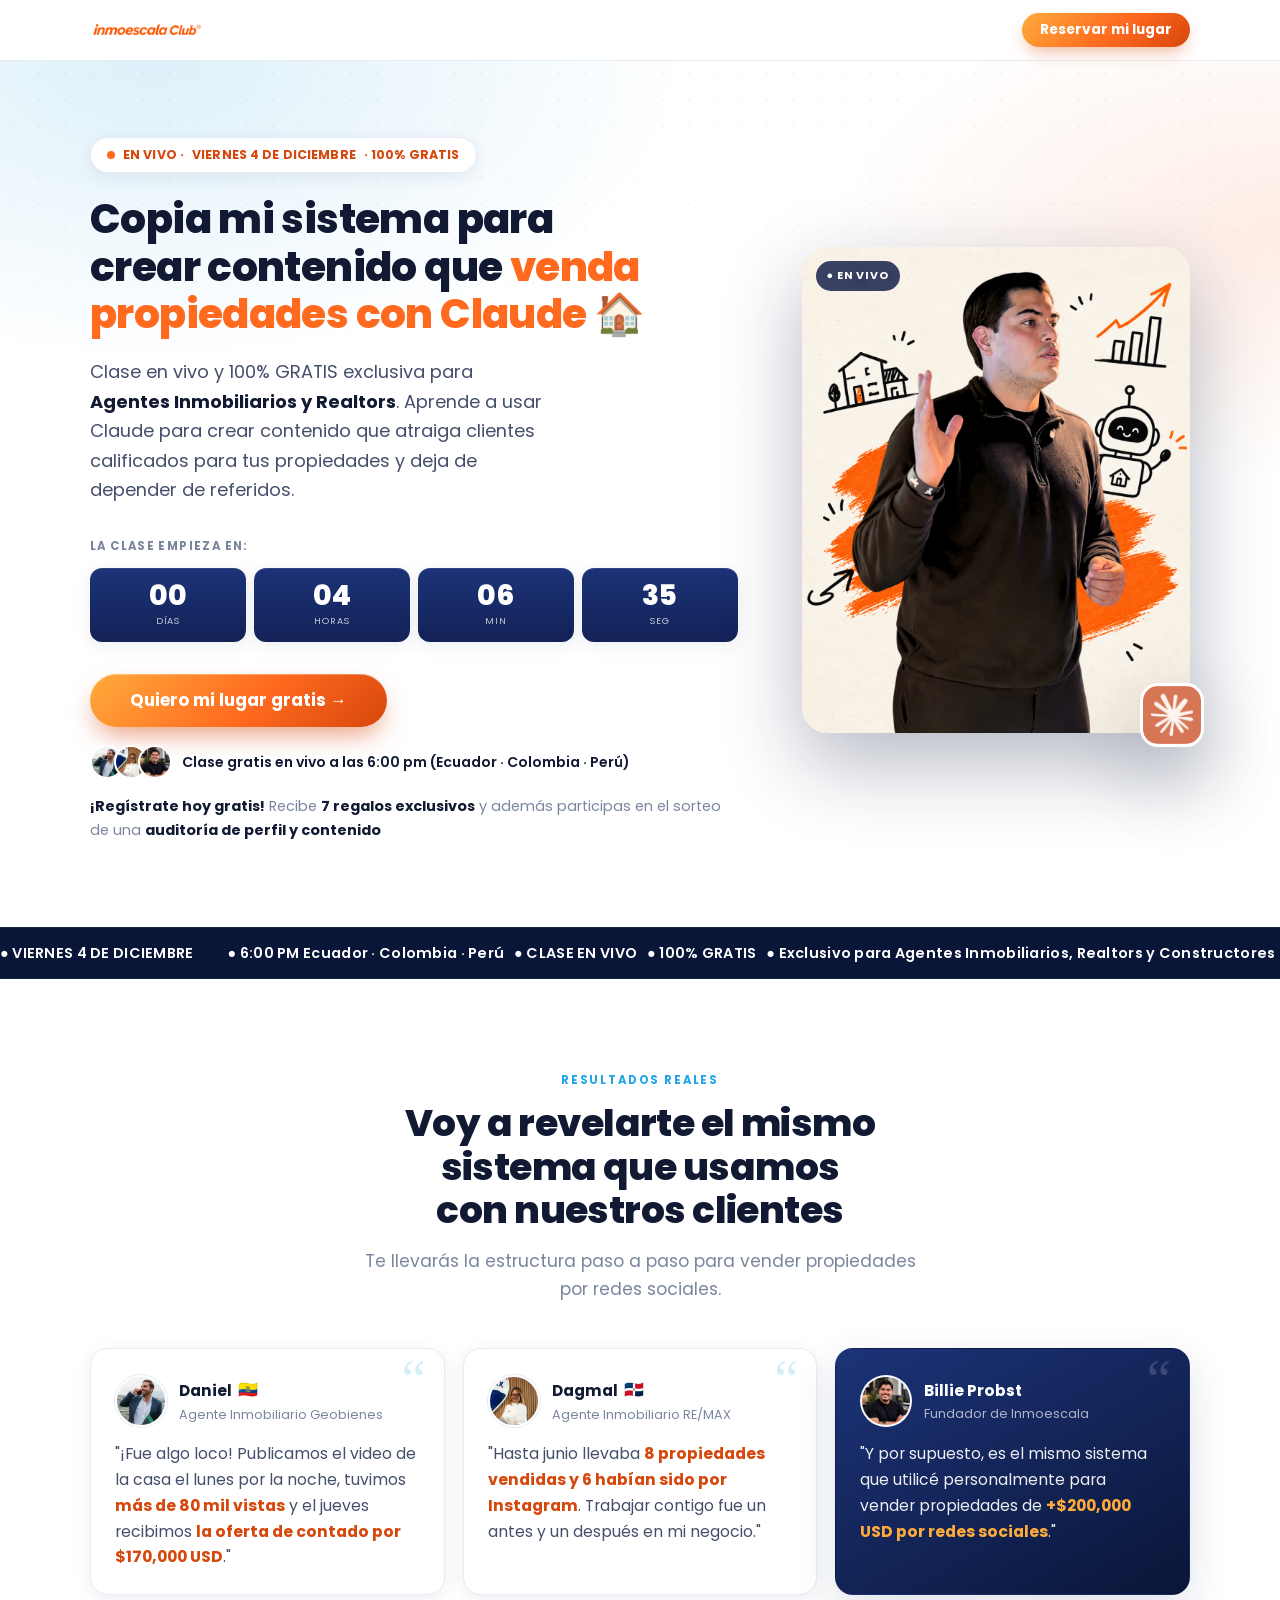
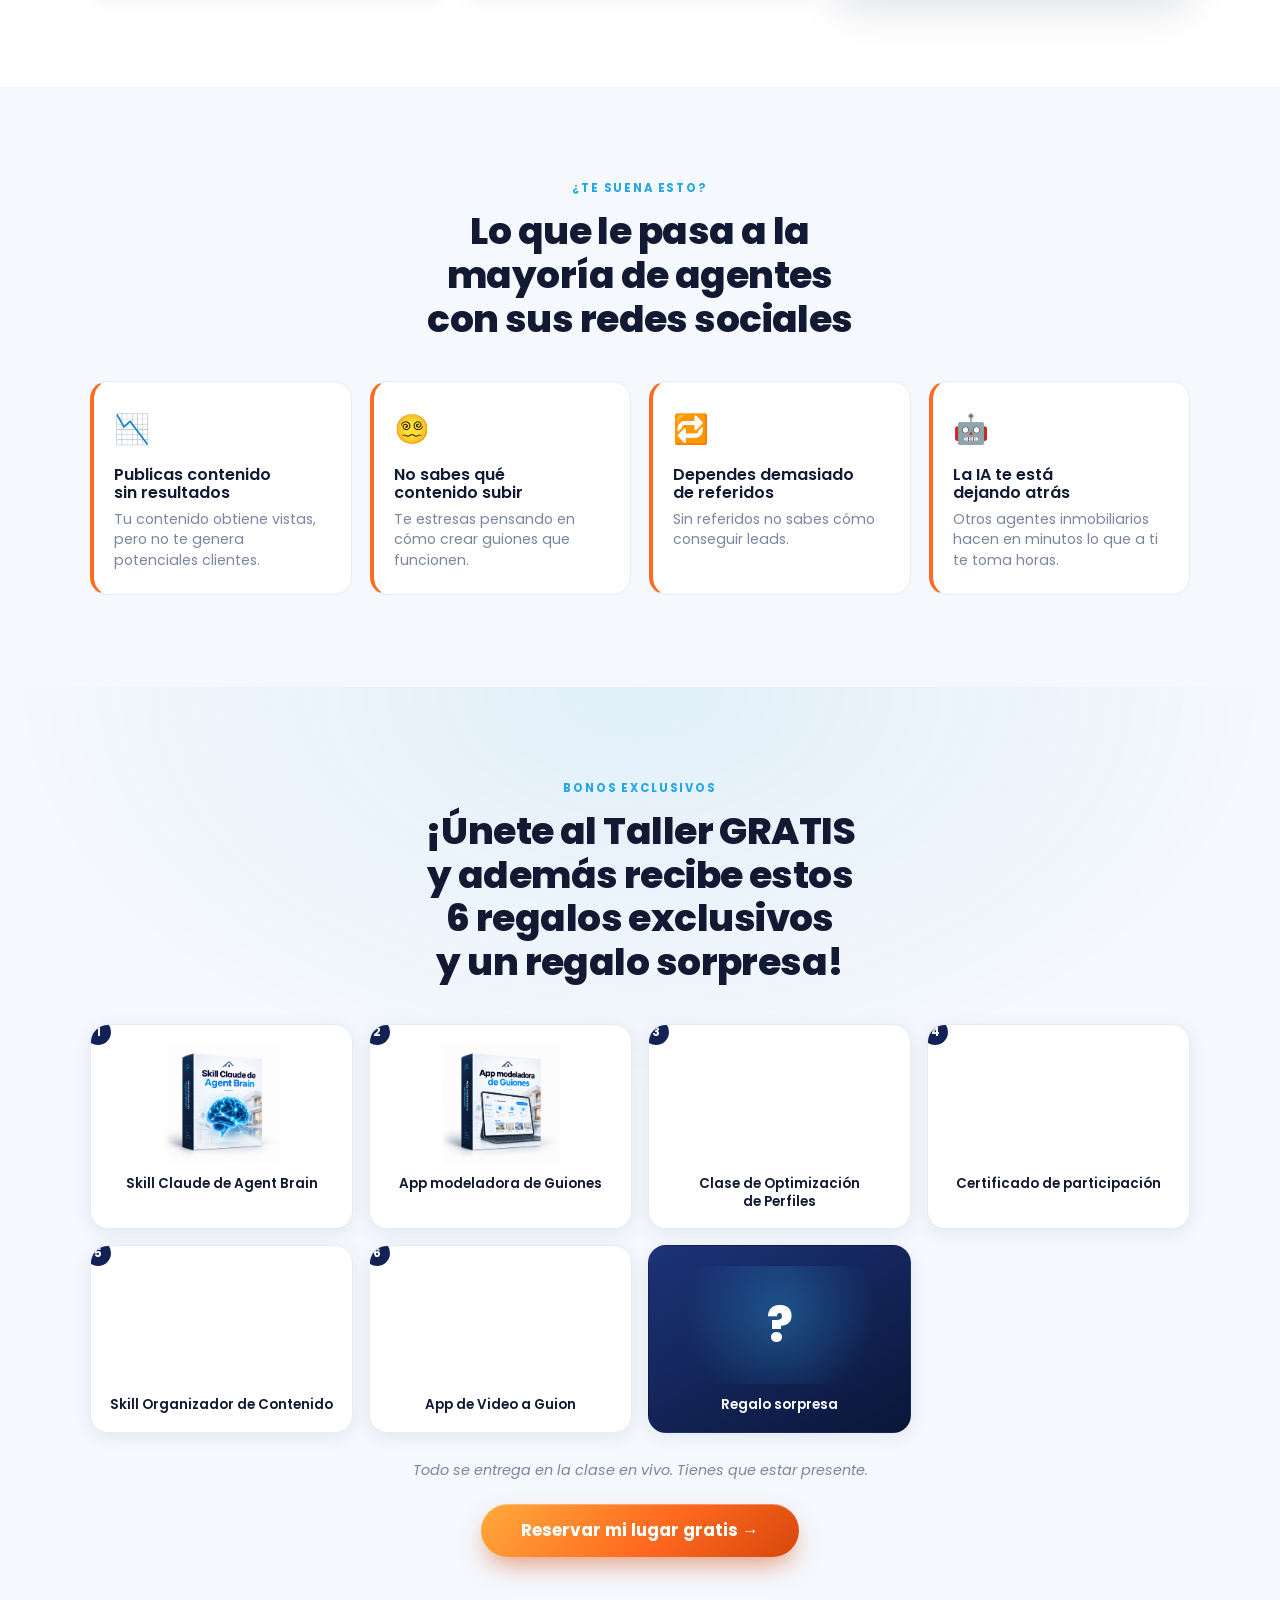
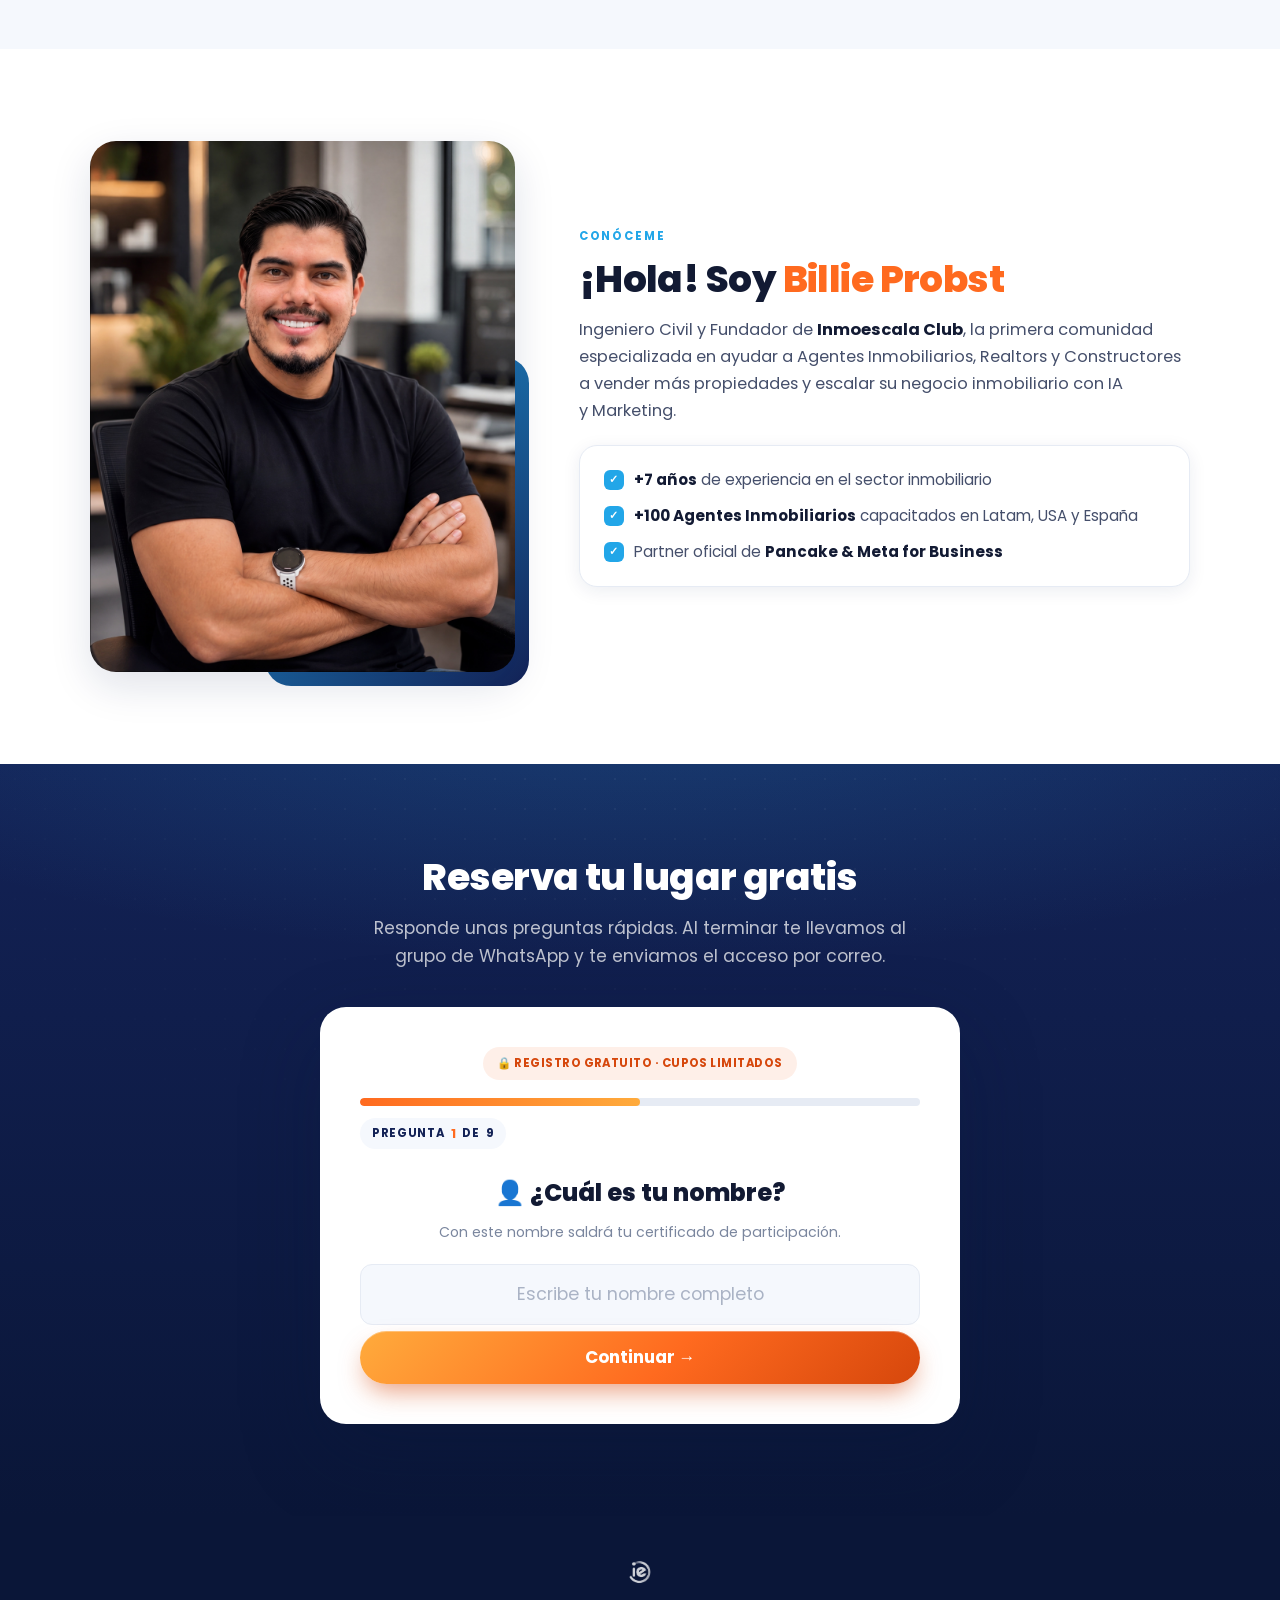
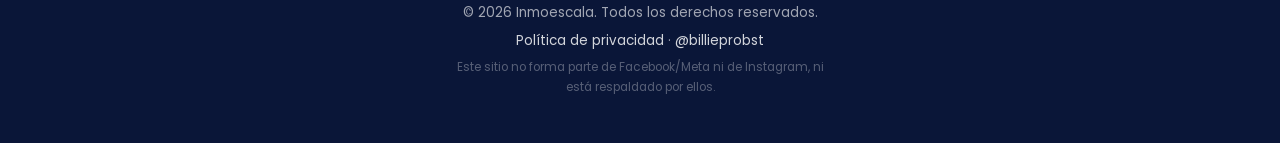
<file: index.html>
<!DOCTYPE html>
<html lang="es">
<head>
  <meta charset="UTF-8" />
  <meta name="viewport" content="width=device-width, initial-scale=1.0, viewport-fit=cover" />

  <!-- ===== SEO / SOCIAL ===== -->
  <title>Clase gratis: crea contenido que venda propiedades con Claude</title>
  <meta name="description" content="Clase en vivo y 100% gratis para agentes inmobiliarios y realtors, a las 6:00 pm (Ecuador, Colombia, Perú). Conoce el sistema de Inmoescala para conseguir clientes." />
  <link rel="canonical" href="https://REEMPLAZAR-DOMINIO/" />
  <meta property="og:title" content="Clase gratis: crea contenido que venda propiedades con Claude" />
  <meta property="og:description" content="Clase en vivo y 100% gratis para agentes inmobiliarios. Copia el sistema para crear contenido que atrae clientes con Claude." />
  <meta property="og:image" content="https://REEMPLAZAR-DOMINIO/assets/img/og.jpg" />
  <meta property="og:type" content="website" />
  <meta name="robots" content="index, follow, max-image-preview:large" />

  <link rel="icon" href="assets/img/favicon.png" />

  <link rel="preconnect" href="https://fonts.googleapis.com" />
  <link rel="preconnect" href="https://fonts.gstatic.com" crossorigin />
  <link href="https://fonts.googleapis.com/css2?family=Poppins:wght@400;500;600;700;800&display=swap" rel="stylesheet" />

  <link rel="stylesheet" href="assets/css/style.css" />

  <!-- Meta Pixel Code -->
  <script>
  !function(f,b,e,v,n,t,s)
  {if(f.fbq)return;n=f.fbq=function(){n.callMethod?
  n.callMethod.apply(n,arguments):n.queue.push(arguments)};
  if(!f._fbq)f._fbq=n;n.push=n;n.loaded=!0;n.version='2.0';
  n.queue=[];t=b.createElement(e);t.async=!0;
  t.src=v;s=b.getElementsByTagName(e)[0];
  s.parentNode.insertBefore(t,s)}(window,document,'script',
  'https://connect.facebook.net/en_US/fbevents.js');

  fbq('init', '1137218735304361');
  fbq('track', 'PageView');
  </script>
  <!-- End Meta Pixel Code -->
</head>
<body>
  <noscript><img height="1" width="1" style="display:none"
  src="https://www.facebook.com/tr?id=1137218735304361&ev=PageView&noscript=1"
  /></noscript>

  <!-- ============ HEADER ============ -->
  <header class="site-header" id="top">
    <div class="container site-header__inner">
      <a href="#top" class="logo">
        <img src="assets/img/logo-club-banner.png" alt="Inmoescala Club" width="168" height="56" fetchpriority="high" decoding="async" />
      </a>
      <a href="#registro" class="btn btn--sm">Reservar mi lugar</a>
    </div>
  </header>

  <!-- ============ HERO ============ -->
  <section class="hero">
    <div class="container hero__grid">
      <div class="hero__content">
        <p class="badge">
          <span class="badge__dot"></span>
          EN VIVO · <span data-clase="fecha-mayus">PRÓXIMA CLASE</span> · 100% GRATIS
        </p>

        <h1>
          Copia mi sistema para crear contenido que
          <span class="txt-accent">venda propiedades con Claude</span> 🏠
        </h1>

        <p class="hero__sub">
          Clase en vivo y 100% GRATIS exclusiva para <strong>Agentes Inmobiliarios y Realtors</strong>.
          Aprende a usar Claude para crear contenido que atraiga clientes calificados para tus
          propiedades y deja de depender de referidos.
        </p>

        <div class="countdown" id="countdown" aria-live="polite">
          <span class="countdown__label">La clase empieza en:</span>
          <div class="countdown__timer">
            <div class="countdown__unit"><span data-cd="days">00</span><small>días</small></div>
            <div class="countdown__sep">:</div>
            <div class="countdown__unit"><span data-cd="hours">00</span><small>horas</small></div>
            <div class="countdown__sep">:</div>
            <div class="countdown__unit"><span data-cd="minutes">00</span><small>min</small></div>
            <div class="countdown__sep">:</div>
            <div class="countdown__unit"><span data-cd="seconds">00</span><small>seg</small></div>
          </div>
        </div>

        <a href="#registro" class="btn btn--lg">Quiero mi lugar gratis →</a>

        <p class="social-proof">
          <span class="social-proof__avatars" aria-hidden="true">
            <img src="assets/img/testi-daniel.jpg" alt="" loading="lazy" decoding="async" />
            <img src="assets/img/testi-dagmal.png" alt="" loading="lazy" decoding="async" />
            <img src="assets/img/testi-billie.png" alt="" loading="lazy" decoding="async" />
          </span>
          <span>Clase gratis en vivo a las 6:00 pm (Ecuador · Colombia · Perú)</span>
        </p>

        <p class="hero__note">
          <strong>¡Regístrate hoy gratis!</strong> Recibe <strong>7 regalos exclusivos</strong> y
          además participas en el sorteo de una <strong>auditoría de perfil y contenido</strong>
        </p>
      </div>

      <div class="hero__media">
        <img src="assets/img/billie-2.png" alt="Billie Probst" class="hero__img" width="440" height="560" fetchpriority="high" decoding="async" />
        <img src="assets/img/logo-claude.png" alt="Claude AI" class="hero__claude-badge" width="64" height="64" loading="lazy" decoding="async" />
      </div>
    </div>
  </section>

  <!-- ============ MARQUEE ============ -->
  <div class="marquee" aria-hidden="true">
    <div class="marquee__track">
      <span>● <span data-clase="fecha-mayus">PRÓXIMA CLASE</span>&nbsp;&nbsp; ● 6:00 PM Ecuador · Colombia · Perú&nbsp;&nbsp; ● CLASE EN VIVO&nbsp;&nbsp; ● 100% GRATIS&nbsp;&nbsp; ● Exclusivo para Agentes Inmobiliarios, Realtors y Constructores&nbsp;&nbsp;</span>
      <span>● <span data-clase="fecha-mayus">PRÓXIMA CLASE</span>&nbsp;&nbsp; ● 6:00 PM Ecuador · Colombia · Perú&nbsp;&nbsp; ● CLASE EN VIVO&nbsp;&nbsp; ● 100% GRATIS&nbsp;&nbsp; ● Exclusivo para Agentes Inmobiliarios, Realtors y Constructores&nbsp;&nbsp;</span>
    </div>
  </div>

  <!-- ============ TESTIMONIOS / PRUEBA ============ -->
  <section class="section">
    <div class="container">
      <span class="section__eyebrow reveal">Resultados reales</span>
      <h2 class="reveal">Voy a revelarte el mismo sistema que usamos con nuestros clientes</h2>
      <p class="section__intro reveal">
        Te llevarás la estructura paso a paso para vender propiedades por redes sociales.
      </p>

      <div class="grid grid--3 testi-wrap reveal">
        <article class="testi">
          <div class="testi__top">
            <img src="assets/img/testi-daniel.jpg" alt="Daniel" class="testi__avatar" width="56" height="56" loading="lazy" decoding="async" />
            <div>
              <p class="testi__name">Daniel <span class="testi__flag" title="Ecuador">🇪🇨</span></p>
              <p class="testi__role">Agente Inmobiliario Geobienes</p>
            </div>
          </div>
          <p class="testi__quote">
            "¡Fue algo loco! Publicamos el video de la casa el lunes por la noche,
            tuvimos <strong>más de 80 mil vistas</strong> y el jueves recibimos
            <strong>la oferta de contado por $170,000 USD</strong>."
          </p>
        </article>

        <article class="testi">
          <div class="testi__top">
            <img src="assets/img/testi-dagmal.png" alt="Dagmal" class="testi__avatar" width="56" height="56" loading="lazy" decoding="async" />
            <div>
              <p class="testi__name">Dagmal <span class="testi__flag" title="República Dominicana">🇩🇴</span></p>
              <p class="testi__role">Agente Inmobiliario RE/MAX</p>
            </div>
          </div>
          <p class="testi__quote">
            "Hasta junio llevaba <strong>8 propiedades vendidas y 6 habían sido por Instagram</strong>.
            Trabajar contigo fue un antes y un después en mi negocio."
          </p>
        </article>

        <article class="testi testi--highlight">
          <div class="testi__top">
            <img src="assets/img/testi-billie.png" alt="Billie Probst" class="testi__avatar" width="56" height="56" loading="lazy" decoding="async" />
            <div>
              <p class="testi__name">Billie Probst</p>
              <p class="testi__role">Fundador de Inmoescala</p>
            </div>
          </div>
          <p class="testi__quote">
            "Y por supuesto, es el mismo sistema que utilicé personalmente para vender
            propiedades de <strong>+$200,000 USD por redes sociales</strong>."
          </p>
        </article>
      </div>
    </div>
  </section>

  <!-- ============ DOLORES ============ -->
  <section class="section section--alt">
    <div class="container">
      <span class="section__eyebrow reveal">¿Te suena esto?</span>
      <h2 class="reveal">Lo que le pasa a la mayoría de agentes con sus redes sociales</h2>

      <div class="pains-grid reveal">
        <article class="pain">
          <span class="pain__icon">📉</span>
          <h3>Publicas contenido sin resultados</h3>
          <p>Tu contenido obtiene vistas, pero no te genera potenciales clientes.</p>
        </article>
        <article class="pain">
          <span class="pain__icon">😵‍💫</span>
          <h3>No sabes qué contenido subir</h3>
          <p>Te estresas pensando en cómo crear guiones que funcionen.</p>
        </article>
        <article class="pain">
          <span class="pain__icon">🔁</span>
          <h3>Dependes demasiado de referidos</h3>
          <p>Sin referidos no sabes cómo conseguir leads.</p>
        </article>
        <article class="pain">
          <span class="pain__icon">🤖</span>
          <h3>La IA te está dejando atrás</h3>
          <p>Otros agentes inmobiliarios hacen en minutos lo que a ti te toma horas.</p>
        </article>
      </div>
    </div>
  </section>

  <!-- ============ REGALOS ============ -->
  <section class="section section--gifts">
    <div class="container">
      <span class="section__eyebrow reveal">Bonos exclusivos</span>
      <h2 class="reveal">¡Únete al Taller GRATIS y además recibe estos 6 regalos exclusivos y un regalo sorpresa!</h2>

      <div class="gifts-grid reveal">
        <article class="gift">
          <span class="gift__num">1</span>
          <div class="gift__media"><img src="assets/img/regalo-1.png" alt="Skill Claude de Agent Brain" width="140" height="140" loading="lazy" decoding="async" /></div>
          <p class="gift__title">Skill Claude de Agent Brain</p>
        </article>
        <article class="gift">
          <span class="gift__num">2</span>
          <div class="gift__media"><img src="assets/img/regalo-2.png" alt="App modeladora de Guiones" width="140" height="140" loading="lazy" decoding="async" /></div>
          <p class="gift__title">App modeladora de Guiones</p>
        </article>
        <article class="gift">
          <span class="gift__num">3</span>
          <div class="gift__media"><img src="assets/img/regalo-3.png" alt="Clase de Optimización de Perfiles" width="140" height="140" loading="lazy" decoding="async" /></div>
          <p class="gift__title">Clase de Optimización de Perfiles</p>
        </article>
        <article class="gift">
          <span class="gift__num">4</span>
          <div class="gift__media"><img src="assets/img/regalo-4.png" alt="Certificado de participación" width="140" height="140" loading="lazy" decoding="async" /></div>
          <p class="gift__title">Certificado de participación</p>
        </article>
        <article class="gift">
          <span class="gift__num">5</span>
          <div class="gift__media"><img src="assets/img/regalo-5.png" alt="Skill Organizador de Contenido" width="140" height="140" loading="lazy" decoding="async" /></div>
          <p class="gift__title">Skill Organizador de Contenido</p>
        </article>
        <article class="gift">
          <span class="gift__num">6</span>
          <div class="gift__media"><img src="assets/img/regalo-6.png" alt="App de Video a Guion" width="140" height="140" loading="lazy" decoding="async" /></div>
          <p class="gift__title">App de Video a Guion</p>
        </article>
        <article class="gift gift--surprise">
          <div class="gift__media"><span class="gift__surprise-mark">?</span></div>
          <p class="gift__title">Regalo sorpresa</p>
        </article>
      </div>

      <p class="gifts__note">Todo se entrega en la clase en vivo. Tienes que estar presente.</p>
      <div class="center reveal"><a href="#registro" class="btn btn--lg btn--shine">Reservar mi lugar gratis →</a></div>
    </div>
  </section>

  <!-- ============ QUIÉN SOY ============ -->
  <section class="section">
    <div class="container about reveal">
      <div class="about__photos">
        <img src="assets/img/billie-1.png" alt="Billie Probst" width="320" height="400" loading="lazy" decoding="async" />
      </div>
      <div class="about__text">
        <span class="section__eyebrow about__eyebrow">Conóceme</span>
        <h2>¡Hola! Soy <span class="txt-accent">Billie Probst</span></h2>
        <p class="about__lead">
          Ingeniero Civil y Fundador de <strong>Inmoescala Club</strong>, la primera comunidad
          especializada en ayudar a Agentes Inmobiliarios, Realtors y Constructores a vender
          más propiedades y escalar su negocio inmobiliario con IA y Marketing.
        </p>
        <div class="about__card">
          <p><span class="check">✓</span> <strong>+7 años</strong> de experiencia en el sector inmobiliario</p>
          <p><span class="check">✓</span> <strong>+100 Agentes Inmobiliarios</strong> capacitados en Latam, USA y España</p>
          <p><span class="check">✓</span> Partner oficial de <strong>Pancake &amp; Meta for Business</strong></p>
        </div>
      </div>
    </div>
  </section>

  <!-- ============ FORMULARIO ============ -->
  <section class="section cta-section" id="registro">
    <div class="container container--narrow">
      <h2 class="reveal">Reserva tu lugar gratis</h2>
      <p class="section__intro reveal">
        Responde unas preguntas rápidas. Al terminar te llevamos al grupo de WhatsApp
        y te enviamos el acceso por correo.
      </p>

      <form class="form form--wizard" id="lead-form" novalidate>
        <span class="form__badge">🔒 Registro gratuito · Cupos limitados</span>

        <div class="form__progress">
          <div class="form__progress-bar" id="progress-bar"></div>
        </div>
        <p class="form__step-label">Pregunta <span id="step-current">1</span> de <span id="step-total">8</span></p>

        <div class="form__stage">

          <!-- Q1 — Nombre -->
          <fieldset class="form__step is-active" data-step="1">
            <legend>👤 ¿Cuál es tu nombre?</legend>
            <p class="form__hint">Con este nombre saldrá tu certificado de participación.</p>
            <div class="form__row">
              <input type="text" id="nombre" name="nombre" required autocomplete="name" placeholder="Escribe tu nombre completo" />
            </div>
            <button type="button" class="btn btn--lg btn--shine btn--block form__next" data-next>Continuar →</button>
          </fieldset>

          <!-- Q2 — WhatsApp -->
          <fieldset class="form__step" data-step="2">
            <legend>📱 ¿Cuál es tu WhatsApp?</legend>
            <p class="form__hint">Por aquí te compartiremos tu Certificado.</p>
            <div class="form__row">
              <input type="tel" id="whatsapp" name="whatsapp" required autocomplete="tel" placeholder="+593 99 999 9999" />
            </div>
            <div class="form__nav">
              <button type="button" class="btn btn--ghost form__prev" data-prev>← Atrás</button>
              <button type="button" class="btn btn--lg btn--shine form__next" data-next>Continuar →</button>
            </div>
          </fieldset>

          <!-- Q3 — Email -->
          <fieldset class="form__step" data-step="3">
            <legend>📧 ¿Cuál es tu email?</legend>
            <p class="form__hint">Por aquí te compartiremos el link de la clase.</p>
            <div class="form__row">
              <input type="email" id="email" name="email" required autocomplete="email" placeholder="tucorreo@ejemplo.com" />
            </div>
            <div class="form__nav">
              <button type="button" class="btn btn--ghost form__prev" data-prev>← Atrás</button>
              <button type="button" class="btn btn--lg btn--shine form__next" data-next>Continuar →</button>
            </div>
          </fieldset>

          <!-- Q4 — Instagram (opcional) -->
          <fieldset class="form__step" data-step="4">
            <legend>📸 ¿Cuál es tu @Usuario de Instagram?</legend>
            <p class="form__hint">Opcional. Si lo dejas, participas en una <strong>auditoría de contenido en Instagram 100% GRATIS</strong>.</p>
            <div class="form__row">
              <input type="text" id="instagram" name="instagram" placeholder="tuusuario (opcional)" />
            </div>
            <div class="form__nav">
              <button type="button" class="btn btn--ghost form__prev" data-prev>← Atrás</button>
              <button type="button" class="btn btn--lg btn--shine form__next" data-next>Continuar →</button>
            </div>
          </fieldset>

          <!-- Q5 — Rol -->
          <fieldset class="form__step" data-step="5">
            <legend>💼 ¿Cuál es tu rol en el negocio inmobiliario?</legend>
            <div class="form__row">
              <label class="opt"><input type="radio" name="rol" value="Agente independiente" required /> Agente inmobiliario independiente</label>
              <label class="opt"><input type="radio" name="rol" value="Agente de franquicia" /> Agente inmobiliario de franquicia</label>
              <label class="opt"><input type="radio" name="rol" value="Realtor-Constructor" /> Realtor · Constructor</label>
              <label class="opt"><input type="radio" name="rol" value="Otro" /> Otro</label>
              <input type="text" id="rol_otro" name="rol_otro" class="opt-other" placeholder="Escríbelo" hidden />
            </div>
            <div class="form__nav form__nav--back-only">
              <button type="button" class="btn btn--ghost form__prev" data-prev>← Atrás</button>
            </div>
          </fieldset>

          <!-- Q6 — Antigüedad -->
          <fieldset class="form__step" data-step="6">
            <legend>⏳ ¿Cuánto tiempo llevas en bienes raíces?</legend>
            <div class="form__row">
              <label class="opt"><input type="radio" name="antiguedad" value="Menos de 1 año" required /> Menos de 1 año</label>
              <label class="opt"><input type="radio" name="antiguedad" value="1 a 3 años" /> Entre 1 y 3 años</label>
              <label class="opt"><input type="radio" name="antiguedad" value="3 a 5 años" /> Entre 3 y 5 años</label>
              <label class="opt"><input type="radio" name="antiguedad" value="Más de 5 años" /> Más de 5 años</label>
            </div>
            <div class="form__nav form__nav--back-only">
              <button type="button" class="btn btn--ghost form__prev" data-prev>← Atrás</button>
            </div>
          </fieldset>

          <!-- Q7 — Reto contenido -->
          <fieldset class="form__step" data-step="7">
            <legend>🎬 ¿Cuál es tu mayor reto al crear contenido para vender tus propiedades?</legend>
            <div class="form__row">
              <label class="opt"><input type="radio" name="reto_contenido" value="No sé qué publicar" required /> No sé qué publicar</label>
              <label class="opt"><input type="radio" name="reto_contenido" value="No sé estructurar un guion que venda" /> No sé estructurar un guion que venda</label>
              <label class="opt"><input type="radio" name="reto_contenido" value="No conozco herramientas de IA como Claude" /> No conozco herramientas de IA como Claude</label>
              <label class="opt"><input type="radio" name="reto_contenido" value="Publico pero no me genera clientes" /> Publico pero no me genera clientes</label>
            </div>
            <div class="form__nav form__nav--back-only">
              <button type="button" class="btn btn--ghost form__prev" data-prev>← Atrás</button>
            </div>
          </fieldset>

          <!-- Q8 — Interés en la comunidad -->
          <fieldset class="form__step" data-step="8">
            <legend>🌟 ¿Qué tan necesario sería para ti formar parte de una comunidad que te ayude a:</legend>
            <p class="form__hint">
              Vender propiedades por redes sociales, posicionar tu marca personal y automatizar
              tu negocio con IA. Más sesiones en vivo, soporte y sorteos exclusivos.
            </p>
            <div class="form__row">
              <label class="opt"><input type="radio" name="interes" value="No lo necesito" required /> No lo necesito, no es prioridad para mí ahora</label>
              <label class="opt"><input type="radio" name="interes" value="Me interesa" /> Me interesa, podría ayudarme</label>
              <label class="opt"><input type="radio" name="interes" value="Es justo lo que necesito" /> Es justo lo que necesito ahora mismo</label>
            </div>
            <div class="form__nav form__nav--back-only">
              <button type="button" class="btn btn--ghost form__prev" data-prev>← Atrás</button>
            </div>
          </fieldset>

          <!-- Q9 — Inversión + consentimiento + envío -->
          <fieldset class="form__step" data-step="9">
            <legend>💰 ¿Cuánto considerarías justo invertir para ingresar a una comunidad así?</legend>
            <div class="form__row">
              <label class="opt"><input type="radio" name="inversion" value="$0" required /> $0, no tengo pensado invertir en mi negocio por ahora</label>
              <label class="opt"><input type="radio" name="inversion" value="$10-$20" /> $10 – $20</label>
              <label class="opt"><input type="radio" name="inversion" value="$20-$30" /> $20 – $30</label>
              <label class="opt"><input type="radio" name="inversion" value="$30-$49" /> $30 – $49</label>
            </div>

            <label class="form__check">
              <input type="checkbox" name="consent" required />
              Acepto la <a href="privacidad.html" target="_blank">política de privacidad</a> y recibir información por WhatsApp y correo.
            </label>

            <div class="form__nav">
              <button type="button" class="btn btn--ghost form__prev" data-prev>← Atrás</button>
              <button type="submit" class="btn btn--lg btn--shine" id="submit-btn">Enviar y entrar al grupo →</button>
            </div>
            <p class="form__status" id="form-status" role="status"></p>
          </fieldset>

        </div>
      </form>
    </div>
  </section>

  <!-- ============ FOOTER ============ -->
  <footer class="site-footer">
    <div class="container">
      <img src="assets/img/logo-inmoescala.png" alt="Inmoescala" width="110" height="36" class="site-footer__logo" loading="lazy" decoding="async" />
      <p>&copy; <span id="year"></span> Inmoescala. Todos los derechos reservados.</p>
      <p>
        <a href="privacidad.html">Política de privacidad</a> ·
        <a href="https://instagram.com/billieprobst" target="_blank" rel="noopener">@billieprobst</a>
      </p>
      <p class="site-footer__disclaimer">
        Este sitio no forma parte de Facebook/Meta ni de Instagram, ni está respaldado por ellos.
      </p>
    </div>
  </footer>

  <a href="#registro" class="sticky-cta">Reservar mi lugar gratis →</a>

  <!-- ============ POP-UP A LOS 60 SEGUNDOS ============ -->
  <div class="popup-overlay" id="popup-overlay" hidden>
    <div class="popup" role="dialog" aria-modal="true" aria-labelledby="popup-title">
      <button type="button" class="popup__close" id="popup-close" aria-label="Cerrar">✕</button>
      <span class="popup__badge">🔴 Cupos limitados</span>
      <h3 id="popup-title">Regístrate gratis al Taller de Contenido con Claude</h3>
      <p class="popup__social">👥 <strong><span class="js-count" data-count="100" data-prefix="+">0</span> agentes</strong> ya están inscritos</p>
      <a href="#registro" class="btn btn--lg btn--shine btn--block" id="popup-cta">Quiero mi lugar gratis →</a>
    </div>
  </div>

  <script src="assets/js/main.js"></script>
</body>
</html>
</file>
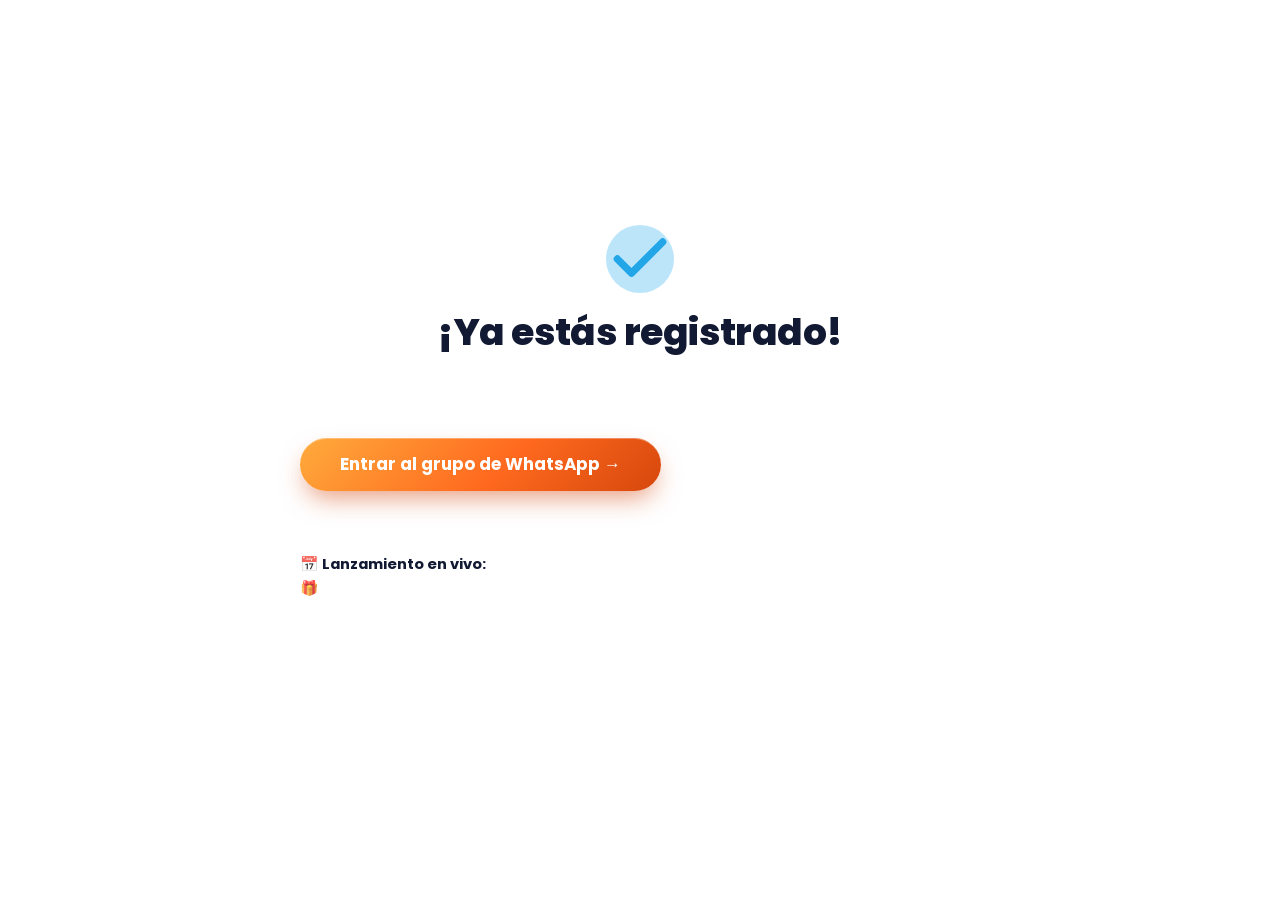
<file: gracias.html>
<!DOCTYPE html>
<html lang="es">
<head>
  <meta charset="UTF-8" />
  <meta name="viewport" content="width=device-width, initial-scale=1.0" />
  <meta name="robots" content="noindex, nofollow" />
  <title>¡Ya estás registrado! · Inmoescala Club</title>
  <link rel="icon" href="assets/img/favicon.png" />
  <link rel="preconnect" href="https://fonts.googleapis.com" />
  <link rel="preconnect" href="https://fonts.gstatic.com" crossorigin />
  <link href="https://fonts.googleapis.com/css2?family=Poppins:wght@400;500;600;700;800&display=swap" rel="stylesheet" />
  <link rel="stylesheet" href="assets/css/style.css" />

  <!-- Meta Pixel Code -->
  <script>
    // Misma regla que la página principal: próximo viernes 6:00 pm (UTC-5), sin tocar nada cada semana.
    (function () {
      var OFF = 5 * 3600000, ahora = Date.now(), l = new Date(ahora - OFF), d = l.getUTCDay();
      var ini = Date.UTC(l.getUTCFullYear(), l.getUTCMonth(), l.getUTCDate(), 18, 0);
      var dif = (5 - d + 7) % 7;
      if (dif === 0 && l.getTime() >= ini + 90 * 60000) dif = 7;
      var f = new Date(ini + dif * 86400000);
      var meses = ["enero","febrero","marzo","abril","mayo","junio","julio","agosto","septiembre","octubre","noviembre","diciembre"];
      document.addEventListener("DOMContentLoaded", function () {
        document.querySelectorAll("[data-clase=fecha]").forEach(function (el) { el.textContent = "viernes " + f.getUTCDate() + " de " + meses[f.getUTCMonth()]; });
      });
    })();
  </script>
  <script>
  !function(f,b,e,v,n,t,s)
  {if(f.fbq)return;n=f.fbq=function(){n.callMethod?
  n.callMethod.apply(n,arguments):n.queue.push(arguments)};
  if(!f._fbq)f._fbq=n;n.push=n;n.loaded=!0;n.version='2.0';
  n.queue=[];t=b.createElement(e);t.async=!0;
  t.src=v;s=b.getElementsByTagName(e)[0];
  s.parentNode.insertBefore(t,s)}(window,document,'script',
  'https://connect.facebook.net/en_US/fbevents.js');

  fbq('init', '1137218735304361');
  fbq('track', 'PageView');
  </script>
  <!-- End Meta Pixel Code -->

  <style>
    .gracias-wrap {
      min-height: 100vh; display: flex; align-items: center; position: relative; overflow: hidden;
    }
    .gracias-check {
      width: 68px; height: 68px; margin: 0 auto 18px;
      border-radius: 50%; background: rgba(34, 166, 232, .16);
      display: grid; place-items: center;
    }
    .gracias-check path {
      stroke-dasharray: 36; stroke-dashoffset: 36;
      animation: gracias-trazo .6s ease-out .3s forwards;
    }
    @keyframes gracias-trazo { to { stroke-dashoffset: 0; } }
    .confeti {
      position: absolute; top: -14px; width: 8px; height: 13px; border-radius: 2px;
      animation: gracias-caer 1.8s linear forwards; pointer-events: none;
    }
    @keyframes gracias-caer { to { transform: translateY(100vh) rotate(560deg); opacity: 0; } }
    @media (prefers-reduced-motion: reduce) {
      .gracias-check path { animation: none; stroke-dashoffset: 0; }
      .confeti { display: none; }
    }
  </style>
</head>
<body>
  <noscript><img height="1" width="1" style="display:none"
  src="https://www.facebook.com/tr?id=1137218735304361&ev=PageView&noscript=1"
  /></noscript>

  <section class="section section--accent gracias-wrap" id="gracias-stage">
    <div class="container container--narrow cta-final">
      <div class="gracias-check">
        <svg class="gracias-check" width="34" height="34" viewBox="0 0 24 24" fill="none"
             stroke="#22A6E8" stroke-width="2.6" stroke-linecap="round" stroke-linejoin="round">
          <path d="M20 6L9 17l-5-5" />
        </svg>
      </div>
      <h2>¡Ya estás registrado!</h2>
      <p style="color:rgba(255,255,255,.9);font-size:1.05rem;margin-bottom:8px;">
        Entra ahora al grupo privado de WhatsApp donde daremos toda la información del lanzamiento en vivo.
      </p>
      <a href="https://chat.whatsapp.com/ITDVWsMDcHaIc5t96VjvVS" class="btn btn--lg btn--shine" style="margin:20px 0;" id="whatsapp-group-link">
        Entrar al grupo de WhatsApp →
      </a>
      <p style="color:rgba(255,255,255,.82);font-size:.92rem;">
        También te enviamos el enlace a tu correo.
      </p>
      <p style="color:rgba(255,255,255,.82);font-size:.92rem;margin-top:16px;">
        📅 <strong>Lanzamiento en vivo:</strong> <span data-clase="fecha">próxima clase</span>, 6:00 pm (Ecuador · Colombia · Perú)<br />
        🎁 Estás participando en el sorteo de una auditoría de tu perfil y contenido. El ganador se anuncia en vivo.
      </p>
      <p style="margin-top:24px;">
        <a href="index.html" style="color:rgba(255,255,255,.7);font-size:.88rem;">← Volver al inicio</a>
      </p>
    </div>
  </section>

  <script>
    (function whatsappClickTracking() {
      var link = document.getElementById("whatsapp-group-link");
      if (!link) return;
      var fired = false;
      link.addEventListener("click", function () {
        if (fired) return;
        fired = true;
        if (typeof fbq === "function") {
          fbq("trackCustom", "WhatsAppGroupClick", { source: "post_registration" });
        }
      });
    })();

    (function celebrar() {
      var prefersReduced = window.matchMedia && window.matchMedia("(prefers-reduced-motion: reduce)").matches;
      if (prefersReduced) return;
      var cont = document.getElementById("gracias-stage");
      if (!cont) return;
      var colores = ["#FF6A1F", "#FFAB3C", "#22A6E8", "#FFFFFF"];
      for (var i = 0; i < 46; i++) {
        (function (i) {
          var p = document.createElement("i");
          p.className = "confeti";
          p.style.left = (Math.random() * 100) + "%";
          p.style.background = colores[i % colores.length];
          p.style.animationDelay = (Math.random() * 0.3) + "s";
          cont.appendChild(p);
          setTimeout(function () { p.remove(); }, 2200);
        })(i);
      }
    })();
  </script>
</body>
</html>
</file>
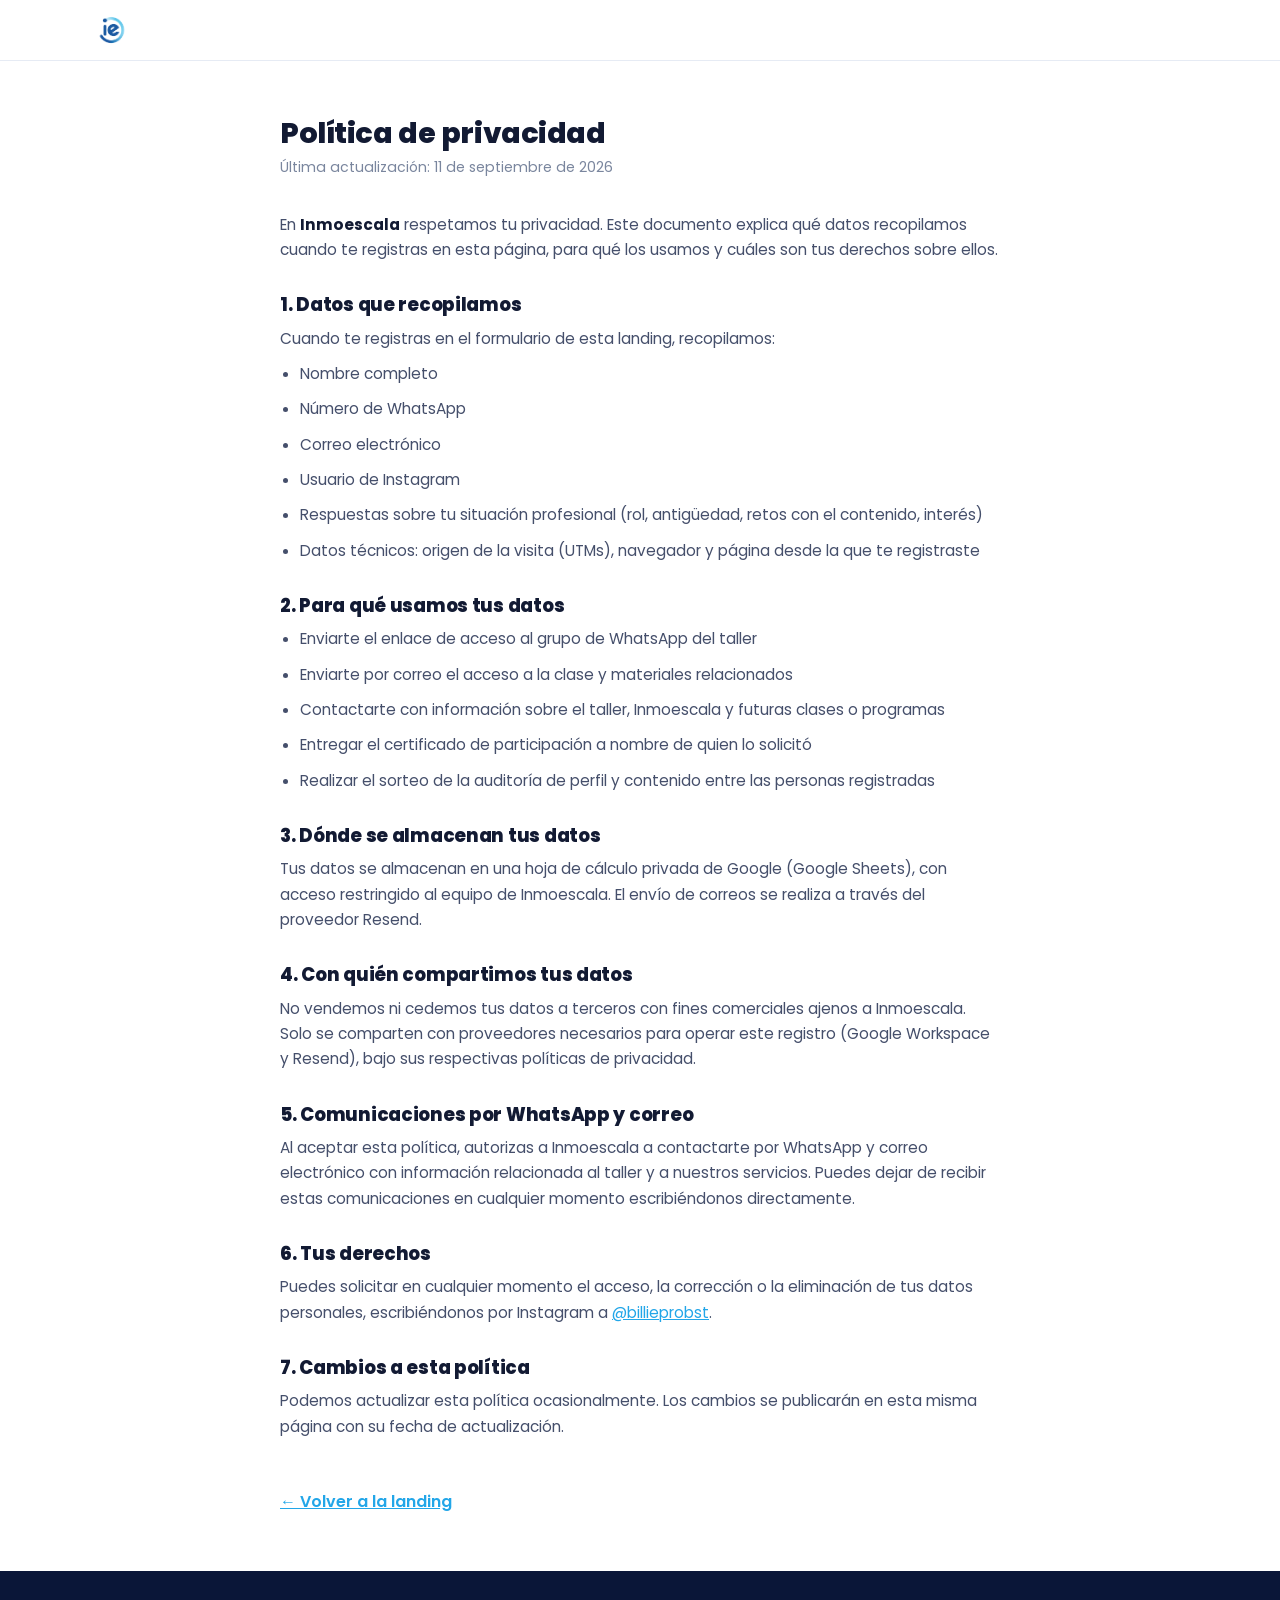
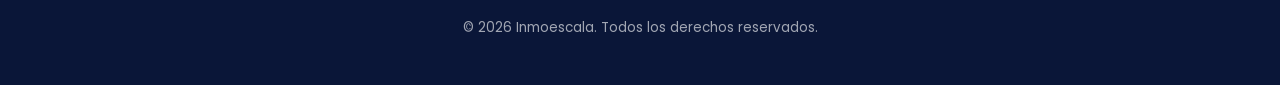
<file: privacidad.html>
<!DOCTYPE html>
<html lang="es">
<head>
  <meta charset="UTF-8" />
  <meta name="viewport" content="width=device-width, initial-scale=1.0" />
  <meta name="robots" content="noindex, follow" />
  <title>Política de privacidad · Inmoescala</title>
  <link rel="icon" href="assets/img/favicon.png" />
  <link rel="preconnect" href="https://fonts.googleapis.com" />
  <link rel="preconnect" href="https://fonts.gstatic.com" crossorigin />
  <link href="https://fonts.googleapis.com/css2?family=Poppins:wght@400;500;600;700;800&display=swap" rel="stylesheet" />
  <link rel="stylesheet" href="assets/css/style.css" />
  <style>
    .legal { padding-block: 56px; max-width: 760px; margin: 0 auto; }
    .legal h1 { font-size: 1.8rem; margin-bottom: 6px; }
    .legal .updated { color: var(--muted); font-size: .88rem; margin-bottom: 32px; }
    .legal h2 { font-size: 1.15rem; text-align: left; margin: 32px 0 10px; max-width: none; }
    .legal p, .legal li { color: var(--body); font-size: .96rem; margin-bottom: 10px; }
    .legal ul { padding-left: 20px; margin-bottom: 14px; }
    .legal a { color: var(--cyan); text-decoration: underline; }
    .legal .back { display: inline-block; margin-top: 40px; font-weight: 600; }
  </style>
</head>
<body>

  <header class="site-header">
    <div class="container site-header__inner">
      <a href="index.html" class="logo">
        <img src="assets/img/logo-inmoescala.png" alt="Inmoescala" width="130" height="42" />
      </a>
    </div>
  </header>

  <div class="container legal">
    <h1>Política de privacidad</h1>
    <p class="updated">Última actualización: 11 de septiembre de 2026</p>

    <p>
      En <strong>Inmoescala</strong> respetamos tu privacidad. Este documento explica qué
      datos recopilamos cuando te registras en esta página, para qué los usamos y cuáles
      son tus derechos sobre ellos.
    </p>

    <h2>1. Datos que recopilamos</h2>
    <p>Cuando te registras en el formulario de esta landing, recopilamos:</p>
    <ul>
      <li>Nombre completo</li>
      <li>Número de WhatsApp</li>
      <li>Correo electrónico</li>
      <li>Usuario de Instagram</li>
      <li>Respuestas sobre tu situación profesional (rol, antigüedad, retos con el contenido, interés)</li>
      <li>Datos técnicos: origen de la visita (UTMs), navegador y página desde la que te registraste</li>
    </ul>

    <h2>2. Para qué usamos tus datos</h2>
    <ul>
      <li>Enviarte el enlace de acceso al grupo de WhatsApp del taller</li>
      <li>Enviarte por correo el acceso a la clase y materiales relacionados</li>
      <li>Contactarte con información sobre el taller, Inmoescala y futuras clases o programas</li>
      <li>Entregar el certificado de participación a nombre de quien lo solicitó</li>
      <li>Realizar el sorteo de la auditoría de perfil y contenido entre las personas registradas</li>
    </ul>

    <h2>3. Dónde se almacenan tus datos</h2>
    <p>
      Tus datos se almacenan en una hoja de cálculo privada de Google (Google Sheets),
      con acceso restringido al equipo de Inmoescala. El envío de correos se realiza a
      través del proveedor Resend.
    </p>

    <h2>4. Con quién compartimos tus datos</h2>
    <p>
      No vendemos ni cedemos tus datos a terceros con fines comerciales ajenos a
      Inmoescala. Solo se comparten con proveedores necesarios para operar este registro
      (Google Workspace y Resend), bajo sus respectivas políticas de privacidad.
    </p>

    <h2>5. Comunicaciones por WhatsApp y correo</h2>
    <p>
      Al aceptar esta política, autorizas a Inmoescala a contactarte por WhatsApp y
      correo electrónico con información relacionada al taller y a nuestros servicios.
      Puedes dejar de recibir estas comunicaciones en cualquier momento escribiéndonos
      directamente.
    </p>

    <h2>6. Tus derechos</h2>
    <p>
      Puedes solicitar en cualquier momento el acceso, la corrección o la eliminación de
      tus datos personales, escribiéndonos por Instagram a
      <a href="https://instagram.com/billieprobst" target="_blank" rel="noopener">@billieprobst</a>.
    </p>

    <h2>7. Cambios a esta política</h2>
    <p>
      Podemos actualizar esta política ocasionalmente. Los cambios se publicarán en esta
      misma página con su fecha de actualización.
    </p>

    <a href="index.html" class="back">← Volver a la landing</a>
  </div>

  <footer class="site-footer">
    <div class="container">
      <p>&copy; 2026 Inmoescala. Todos los derechos reservados.</p>
    </div>
  </footer>

</body>
</html>
</file>
<file: assets/css/style.css>
/* ================================================================
   INMOESCALA CLUB — Landing "Taller Claude para agentes inmobiliarios"
   Cada sección con su propio tratamiento visual. Mobile-first.
   Paleta: blanco base + azul marino + cyan + naranja
   Tipografía: Poppins
   ================================================================ */

:root {
  /* Azules más ricos y saturados — mejor contraste sobre blanco y en degradados */
  --navy:        #132256;
  --navy-2:      #1c3378;
  --navy-deep:   #0a1638;
  --cyan:        #22a6e8;
  --cyan-soft:   #7ed4f5;
  --cyan-deep:   #0f7fc4;

  /* Naranja más vivo, con un segundo tono cálido para degradados con más punch */
  --accent:      #ff6a1f;
  --accent-2:    #ffab3c;
  --accent-dark: #d6470c;

  --ink:         #121a33;
  --body:        #454f6b;
  --muted:       #7a869e;
  --line:        #e6ebf4;
  --paper:       #ffffff;
  --paper-2:     #f5f8fd;

  --font: "Poppins", -apple-system, BlinkMacSystemFont, "Segoe UI", Roboto, sans-serif;
  --r-sm: 12px;
  --r:    18px;
  --r-lg: 26px;
  --maxw: 1140px;

  --shadow-s: 0 4px 18px rgba(19, 34, 86, .08);
  --shadow-m: 0 14px 40px rgba(19, 34, 86, .13);
  --shadow-l: 0 30px 80px rgba(10, 22, 56, .30);

  --ease: cubic-bezier(.22, 1, .36, 1);
}

/* ---------- Reset ---------- */
*, *::before, *::after { box-sizing: border-box; margin: 0; padding: 0; }
html { scroll-behavior: smooth; -webkit-text-size-adjust: 100%; }
body {
  font-family: var(--font);
  color: var(--body);
  background: var(--paper);
  line-height: 1.65;
  font-size: 16px;
  overflow-x: hidden;
  -webkit-font-smoothing: antialiased;
  text-rendering: optimizeLegibility;
}
img { max-width: 100%; display: block; height: auto; }
a { color: var(--navy); text-decoration: none; }
strong { font-weight: 700; color: var(--ink); }

h1, h2, h3 { line-height: 1.16; color: var(--ink); font-weight: 700; letter-spacing: -.015em; text-wrap: balance; }
h1 { font-size: clamp(1.7rem, 4.6vw, 2.55rem); font-weight: 800; }
h2 { font-size: clamp(1.5rem, 5.2vw, 2.35rem); font-weight: 800; }
h3 { font-size: 1.1rem; font-weight: 600; letter-spacing: 0; }
p { text-wrap: pretty; }

.txt-accent { color: var(--accent); }

/* ---------- Layout base ---------- */
.container { max-width: var(--maxw); margin: 0 auto; padding-inline: 20px; }
.container--narrow { max-width: 720px; }
.section { padding-block: clamp(48px, 9vw, 92px); position: relative; }
.section--alt { background: var(--paper-2); }
.center { text-align: center; }

/* Encabezado de sección reutilizable */
.section > .container > h2 { text-align: center; max-width: 22ch; margin-inline: auto; }
.section__intro {
  text-align: center; color: var(--muted); max-width: 52ch;
  margin: 14px auto 0; font-size: clamp(.98rem, 2.6vw, 1.08rem);
}
.section__eyebrow {
  display: block; text-align: center; text-transform: uppercase;
  letter-spacing: .16em; font-size: .72rem; font-weight: 700;
  color: var(--cyan); margin-bottom: 12px;
}

/* Aparición al hacer scroll */
.reveal { opacity: 0; transform: translateY(24px); transition: opacity .7s var(--ease), transform .7s var(--ease); }
.reveal.is-in { opacity: 1; transform: none; }
@media (prefers-reduced-motion: reduce) {
  .reveal { opacity: 1; transform: none; transition: none; }
}

/* ================================================================
   BOTONES
   ================================================================ */
.btn {
  display: inline-flex; align-items: center; justify-content: center; gap: 8px;
  cursor: pointer; border: 0; font-family: var(--font);
  font-weight: 700; font-size: 1rem; line-height: 1;
  color: #fff;
  background: linear-gradient(135deg, var(--accent-2), var(--accent) 55%, var(--accent-dark));
  padding: 16px 30px; border-radius: 999px;
  box-shadow: 0 12px 26px -6px rgba(214, 71, 12, .55), inset 0 1px 0 rgba(255,255,255,.3);
  transition: transform .18s var(--ease), box-shadow .18s var(--ease), filter .18s var(--ease);
  text-align: center;
}
.btn:hover { transform: translateY(-2px); filter: brightness(1.04);
  box-shadow: 0 18px 36px -6px rgba(214, 71, 12, .62), inset 0 1px 0 rgba(255,255,255,.3); }
.btn:active { transform: translateY(0); filter: brightness(.98); }
.btn--sm { padding: 10px 18px; font-size: .86rem; box-shadow: 0 8px 18px -5px rgba(214,71,12,.45); }
.btn--lg { padding: 18px 40px; font-size: 1.06rem; }
.btn--block { width: 100%; }
.btn--ghost {
  background: transparent; color: var(--navy);
  box-shadow: inset 0 0 0 1.5px var(--line);
}
.btn--ghost:hover { background: var(--paper-2); filter: none; box-shadow: inset 0 0 0 1.5px var(--line); }

/* Brillo que recorre el botón */
.btn--shine { position: relative; overflow: hidden; }
.btn--shine::after {
  content: ""; position: absolute; top: 0; left: -80%;
  width: 40%; height: 100%; pointer-events: none;
  background: linear-gradient(100deg, transparent, rgba(255,255,255,.65), transparent);
  transform: skewX(-20deg);
  animation: shine 2.8s var(--ease) infinite;
}
@keyframes shine { 0% { left: -80%; } 55%, 100% { left: 140%; } }
@media (prefers-reduced-motion: reduce) { .btn--shine::after { display: none; } }

/* ================================================================
   HEADER
   ================================================================ */
.site-header {
  position: sticky; top: 0; z-index: 100;
  background: rgba(255, 255, 255, .82);
  backdrop-filter: saturate(180%) blur(12px);
  -webkit-backdrop-filter: saturate(180%) blur(12px);
  border-bottom: 1px solid var(--line);
}
.site-header__inner {
  display: flex; align-items: center; justify-content: space-between;
  padding-block: 11px;
}
.logo { display: flex; align-items: center; }
.logo img { display: block; height: 38px; width: auto; }

/* ================================================================
   HERO — fondo con malla de luz + tarjeta flotante
   ================================================================ */
.hero {
  position: relative;
  padding-block: clamp(40px, 8vw, 76px) clamp(48px, 9vw, 84px);
  background:
    radial-gradient(60% 50% at 12% 0%, rgba(46, 163, 221, .16), transparent 70%),
    radial-gradient(50% 40% at 100% 20%, rgba(242, 101, 34, .12), transparent 70%),
    var(--paper);
  overflow: hidden;
}
.hero::before {  /* patrón de puntos sutil */
  content: ""; position: absolute; inset: 0;
  background-image: radial-gradient(rgba(22, 37, 92, .05) 1px, transparent 1px);
  background-size: 26px 26px;
  -webkit-mask-image: linear-gradient(180deg, #000, transparent 75%);
  mask-image: linear-gradient(180deg, #000, transparent 75%);
  pointer-events: none;
}
.hero__grid {
  position: relative;
  display: grid; grid-template-columns: 1.25fr .75fr;
  gap: clamp(32px, 5vw, 64px); align-items: center;
}

.badge {
  display: inline-flex; align-items: center; gap: 8px;
  background: #fff; color: var(--accent-dark);
  font-weight: 700; font-size: clamp(.68rem, 1.7vw, .78rem);
  letter-spacing: .01em; line-height: 1.3; white-space: nowrap;
  padding: 9px 16px; border-radius: 999px; margin-bottom: 22px;
  box-shadow: var(--shadow-s); border: 1px solid var(--line);
}
.badge__dot {
  width: 8px; height: 8px; border-radius: 50%; background: var(--accent); flex-shrink: 0;
  box-shadow: 0 0 0 0 rgba(242, 101, 34, .55);
  animation: ping 1.8s var(--ease) infinite;
}
@keyframes ping {
  0%   { box-shadow: 0 0 0 0 rgba(242, 101, 34, .55); }
  70%  { box-shadow: 0 0 0 10px rgba(242, 101, 34, 0); }
  100% { box-shadow: 0 0 0 0 rgba(242, 101, 34, 0); }
}

.hero h1 { margin-bottom: 20px; }
.hero__sub {
  font-size: clamp(1rem, 2.4vw, 1.12rem); color: var(--body);
  max-width: 42ch; margin-bottom: 32px;
}
.hero__actions-note, .hero__note {
  margin-top: 16px; font-size: clamp(.82rem, 2.3vw, .9rem); color: var(--muted);
}

/* ---- Prueba social bajo el CTA del hero ---- */
.social-proof {
  display: flex; align-items: center; gap: 10px;
  margin-top: 18px; font-size: .88rem; font-weight: 600; color: var(--ink);
}
.social-proof__avatars { display: flex; flex-shrink: 0; }
.social-proof__avatars img {
  width: 34px; height: 34px; border-radius: 50%; object-fit: cover;
  object-position: center 18%; /* prioriza la cara en fotos de cuerpo/retrato */
  border: 2px solid var(--paper); background: var(--paper-2);
  margin-left: -10px;
}
.social-proof__avatars img:first-child { margin-left: 0; }
.social-proof .js-count { color: var(--accent-dark); font-weight: 800; }

.hero__media { position: relative; }
.hero__img {
  width: 100%; max-width: 400px; margin-inline: auto;
  border-radius: var(--r-lg);
  box-shadow: var(--shadow-l);
  aspect-ratio: 4 / 5; object-fit: cover;
  /* mientras no haya foto real, degradado suave en vez de gris plano */
  background: linear-gradient(150deg, var(--paper-2), #e9eff8);
}
/* tarjetita decorativa "en vivo" sobre la foto */
.hero__media::after {
  content: "● EN VIVO";
  position: absolute; top: 14px; left: 14px;
  background: rgba(14, 26, 68, .82); color: #fff;
  font-size: .68rem; font-weight: 700; letter-spacing: .08em;
  padding: 6px 11px; border-radius: 999px;
  backdrop-filter: blur(4px);
}

/* Badge flotante del logo de Claude, sobre la esquina inferior de la foto */
.hero__claude-badge {
  position: absolute; bottom: -14px; right: -14px;
  width: 64px; height: 64px; border-radius: 18px;
  border: 3px solid #fff; box-shadow: var(--shadow-l);
  background: #fff;
}

/* ---------- Countdown ---------- */
.countdown { margin-bottom: 32px; }
.countdown__label {
  display: block; font-size: .72rem; color: var(--muted);
  font-weight: 700; letter-spacing: .12em; text-transform: uppercase;
  margin-bottom: 12px;
}
.countdown__timer { display: flex; align-items: stretch; gap: 8px; }
.countdown__unit {
  flex: 1; min-width: 0;
  background: linear-gradient(180deg, var(--navy-2), var(--navy));
  color: #fff; border-radius: var(--r-sm);
  padding: 12px 6px; text-align: center;
  box-shadow: var(--shadow-s), inset 0 1px 0 rgba(255,255,255,.08);
  display: flex; flex-direction: column; gap: 3px;
}
.countdown__unit span {
  font-size: clamp(1.35rem, 5vw, 1.75rem); font-weight: 800; line-height: 1;
  font-variant-numeric: tabular-nums;
}
.countdown__unit small {
  font-size: .58rem; text-transform: uppercase; letter-spacing: .1em; opacity: .75;
}
.countdown__sep { display: none; }

/* ================================================================
   MARQUEE
   ================================================================ */
.marquee {
  background: var(--navy-deep); color: #fff; overflow: hidden;
  padding-block: 12px; white-space: nowrap;
  border-block: 1px solid rgba(255,255,255,.06);
}
.marquee__track {
  display: inline-flex; will-change: transform;
  animation: roll 30s linear infinite;
  font-weight: 600; font-size: clamp(.78rem, 2.2vw, .9rem); letter-spacing: .02em;
}
.marquee__track span { padding-right: 24px; }
@keyframes roll { from { transform: translateX(0); } to { transform: translateX(-50%); } }
@media (prefers-reduced-motion: reduce) { .marquee__track { animation: none; } }

/* ================================================================
   TESTIMONIOS — tarjetas tipo "chat" con acento por país
   ================================================================ */
.grid { display: grid; gap: 18px; }
.grid--3 { grid-template-columns: repeat(3, 1fr); }
.grid--2 { grid-template-columns: repeat(2, 1fr); }

.testi-wrap { margin-top: 44px; }

.testi {
  background: var(--paper);
  border: 1px solid var(--line);
  border-radius: var(--r);
  padding: 26px 24px 24px;
  box-shadow: var(--shadow-s);
  position: relative;
  transition: transform .3s var(--ease), box-shadow .3s var(--ease);
}
.testi:hover { transform: translateY(-4px); box-shadow: var(--shadow-m); }
.testi::before {  /* comilla decorativa */
  content: "\201C";
  position: absolute; top: 4px; right: 18px;
  font-size: 3.4rem; line-height: 1; color: var(--cyan);
  opacity: .18; font-family: Georgia, serif;
}
.testi__top { display: flex; align-items: center; gap: 12px; margin-bottom: 14px; }
.testi__avatar {
  width: 52px; height: 52px; border-radius: 50%; object-fit: cover;
  object-position: center 18%; /* prioriza la cara en fotos de cuerpo/retrato */
  background: var(--paper-2); flex-shrink: 0;
  border: 2px solid #fff; box-shadow: 0 0 0 1px var(--line);
}
.testi__name { font-weight: 700; color: var(--ink); font-size: .96rem; display: flex; align-items: center; gap: 6px; }
.testi__flag { font-size: 1rem; }
.testi__role { color: var(--muted); font-size: .8rem; }
.testi__quote { font-size: .98rem; color: var(--body); }
.testi__quote strong { color: var(--accent-dark); }

.testi--highlight {
  background: linear-gradient(150deg, var(--navy-2), var(--navy-deep));
  border-color: transparent;
  box-shadow: var(--shadow-m);
}
.testi--highlight::before { color: #fff; opacity: .16; }
.testi--highlight .testi__name { color: #fff; }
.testi--highlight .testi__role { color: rgba(255,255,255,.65); }
.testi--highlight .testi__quote { color: rgba(255,255,255,.92); }
.testi--highlight .testi__quote strong { color: var(--accent-2); }
.testi--highlight .testi__avatar { border-color: rgba(255,255,255,.2); box-shadow: none; }

/* ================================================================
   DOLORES — agitación del problema antes de la solución
   ================================================================ */
.pains-grid {
  display: grid; grid-template-columns: repeat(4, 1fr);
  gap: 18px; margin-top: 40px;
}
.pain {
  background: var(--paper); border: 1px solid var(--line);
  border-left: 4px solid var(--accent);
  border-radius: var(--r); padding: 24px 20px;
  transition: transform .3s var(--ease), box-shadow .3s var(--ease);
}
.pain:hover { transform: translateY(-4px); box-shadow: var(--shadow-m); }
.pain__icon { font-size: 1.8rem; display: block; margin-bottom: 12px; }
.pain h3 { font-size: 1rem; margin-bottom: 6px; }
.pain p { font-size: .88rem; color: var(--muted); line-height: 1.45; }

/* ================================================================
   REGALOS — grid con brillo secuencial + regalo sorpresa
   ================================================================ */
.section--gifts {
  background:
    radial-gradient(70% 60% at 50% 0%, rgba(46, 163, 221, .1), transparent 70%),
    var(--paper-2);
}
.gifts-grid {
  display: grid; grid-template-columns: repeat(4, 1fr); gap: 16px;
  margin-top: 40px;
}
.gift {
  position: relative; overflow: hidden;
  background: var(--paper); border: 1px solid var(--line);
  border-radius: var(--r); padding: 20px 14px 18px; text-align: center;
  box-shadow: var(--shadow-s);
  transition: transform .3s var(--ease), box-shadow .3s var(--ease);
}
.gift:hover { transform: translateY(-4px); box-shadow: var(--shadow-m); }
.gift__media {
  position: relative; display: grid; place-items: center;
  height: 118px; margin-bottom: 12px;
}
.gift__media img { max-width: 118px; max-height: 118px; object-fit: contain; }
.gift__num {
  position: absolute; top: -6px; left: -6px;
  width: 26px; height: 26px; border-radius: 50%;
  background: var(--navy); color: #fff;
  font-size: .72rem; font-weight: 700;
  display: grid; place-items: center;
}
.gift__title {
  font-weight: 600; font-size: .84rem; color: var(--ink); line-height: 1.3;
}

/* destello diagonal en secuencia */
.gift::after {
  content: ""; position: absolute; top: 0; left: -60%;
  width: 42%; height: 100%; pointer-events: none;
  background: linear-gradient(100deg,
    transparent, rgba(127, 208, 242, .0) 35%,
    rgba(46, 163, 221, .5) 50%,
    rgba(127, 208, 242, .0) 65%, transparent);
  transform: skewX(-16deg);
  animation: gift-shine 4s var(--ease) infinite;
}
.gift:nth-child(1)::after { animation-delay: 0s; }
.gift:nth-child(2)::after { animation-delay: .45s; }
.gift:nth-child(3)::after { animation-delay: .9s; }
.gift:nth-child(4)::after { animation-delay: 1.35s; }
.gift:nth-child(5)::after { animation-delay: 1.8s; }
.gift:nth-child(6)::after { animation-delay: 2.25s; }
.gift:nth-child(7)::after { animation-delay: 2.7s; }
@keyframes gift-shine { 0% { left: -60%; } 50%, 100% { left: 130%; } }

.gift--surprise {
  background: linear-gradient(150deg, var(--navy-2), var(--navy-deep));
  border-color: transparent;
}
.gift--surprise .gift__media {
  background: radial-gradient(circle at 50% 40%, rgba(46,163,221,.35), transparent 70%);
  border-radius: var(--r-sm);
}
.gift--surprise .gift__title { color: #fff; }
.gift__surprise-mark {
  font-size: 3rem; font-weight: 800; color: #fff;
  animation: bob 1.9s var(--ease) infinite;
}
@keyframes bob { 0%, 100% { transform: translateY(0) scale(1); } 50% { transform: translateY(-4px) scale(1.06); } }

@media (prefers-reduced-motion: reduce) {
  .gift::after, .gift__surprise-mark { animation: none; }
}

.gifts__note {
  text-align: center; font-style: italic; color: var(--muted);
  font-size: .9rem; margin-top: 26px; margin-bottom: 22px;
}

/* ================================================================
   QUIÉN SOY — foto con marco + panel de credenciales
   ================================================================ */
.about {
  display: grid; grid-template-columns: .82fr 1.18fr;
  gap: clamp(28px, 6vw, 64px); align-items: center;
}
.about__photos { position: relative; }
.about__photos img {
  width: 100%; border-radius: var(--r-lg); object-fit: cover;
  aspect-ratio: 4 / 5; box-shadow: var(--shadow-m);
}
.about__photos::before {  /* bloque de color detrás */
  content: ""; position: absolute; inset: auto -14px -14px auto;
  width: 62%; height: 62%; border-radius: var(--r-lg);
  background: linear-gradient(135deg, var(--cyan), var(--navy));
  z-index: -1;
}

.about__eyebrow { text-align: left; }
.about h2 { text-align: left; margin-bottom: 16px; max-width: none; }
.about__lead { color: var(--body); margin-bottom: 20px; font-size: 1.02rem; }
.about__card {
  background: var(--paper); border: 1px solid var(--line);
  border-radius: var(--r); padding: 22px 24px;
  box-shadow: var(--shadow-s);
  display: grid; gap: 12px;
}
.about__card p {
  overflow: hidden; /* contiene el check flotante para que el texto fluya normal */
  font-size: .95rem; line-height: 1.55; color: var(--body);
}
.check {
  float: left; margin: 2px 10px 2px 0;
  color: #fff; background: var(--cyan);
  width: 20px; height: 20px; border-radius: 6px;
  display: grid; place-items: center; font-size: .7rem; font-weight: 700;
}

/* ================================================================
   FORMULARIO — bloque oscuro, tarjeta con marco degradado
   ================================================================ */
.cta-section {
  background:
    radial-gradient(120% 60% at 50% -10%, rgba(46,163,221,.22), transparent 60%),
    linear-gradient(180deg, var(--navy), var(--navy-deep));
  color: #fff;
  overflow: hidden;
}
.cta-section::before {
  content: ""; position: absolute; inset: 0;
  background-image: radial-gradient(rgba(255,255,255,.05) 1px, transparent 1px);
  background-size: 30px 30px;
  -webkit-mask-image: radial-gradient(70% 60% at 50% 0%, #000, transparent);
  mask-image: radial-gradient(70% 60% at 50% 0%, #000, transparent);
  pointer-events: none;
}
.cta-section > .container { position: relative; }
.cta-section h2 { color: #fff; }
.cta-section .section__intro { color: rgba(255,255,255,.72); }

.form {
  position: relative;
  background: var(--paper);
  border-radius: var(--r-lg);
  padding: clamp(24px, 6vw, 40px);
  max-width: 640px; margin: 36px auto 0;
  box-shadow: var(--shadow-l);
}
.form::before {
  content: ""; position: absolute; inset: -2px; z-index: -1;
  border-radius: calc(var(--r-lg) + 2px);
  background: linear-gradient(135deg, var(--accent), var(--cyan), var(--accent));
  background-size: 220% 220%;
  animation: frame 7s var(--ease) infinite;
}
@keyframes frame { 0%, 100% { background-position: 0 50%; } 50% { background-position: 100% 50%; } }
@media (prefers-reduced-motion: reduce) { .form::before { animation: none; } }

.form__badge {
  display: flex; align-items: center; gap: 7px; width: fit-content;
  background: rgba(242, 101, 34, .1); color: var(--accent-dark);
  font-weight: 700; font-size: .72rem; letter-spacing: .04em;
  text-transform: uppercase;
  padding: 7px 14px; border-radius: 999px; margin: 0 auto 18px;
}
.form__progress {
  height: 8px; background: var(--line); border-radius: 999px; overflow: hidden;
}
.form__progress-bar {
  height: 100%; width: 50%;
  background: linear-gradient(90deg, var(--accent), var(--accent-2));
  border-radius: 999px; transition: width .35s var(--ease);
}
.form__step-label {
  font-size: .74rem; color: var(--muted); font-weight: 700;
  letter-spacing: .06em; text-transform: uppercase;
  margin: 10px 0 22px;
}
.form__step { border: 0; display: none; }
.form__step.is-active { display: block; animation: stepin .4s var(--ease); }
@keyframes stepin { from { opacity: 0; transform: translateY(14px); } to { opacity: 1; transform: none; } }
.form__step legend {
  font-size: 1.2rem; font-weight: 800; color: var(--ink); margin-bottom: 18px;
}

/* ---- Formulario en modo "una pregunta a la vez" ---- */
.form--wizard .form__stage { min-height: 1px; }
.form--wizard .form__step legend {
  font-size: clamp(1.2rem, 4vw, 1.5rem);
  text-align: center;
  margin-bottom: 8px;
}
.form--wizard .form__hint {
  text-align: center; color: var(--muted); font-size: .88rem;
  margin-bottom: 20px;
}
.form--wizard .form__row { margin-bottom: 6px; }
.form--wizard .form__step:not([data-step="5"]):not([data-step="6"]):not([data-step="7"]):not([data-step="8"]) .form__row input {
  text-align: center; font-size: 1.1rem;
}
.form--wizard .opt { font-size: .98rem; }

/* pip de "pregunta actual" al estilo quiz, sustituye el label superior */
.form__step-label {
  display: inline-flex; align-items: center; gap: 6px;
  background: var(--paper-2); color: var(--navy);
  padding: 5px 12px; border-radius: 999px;
  font-size: .72rem; margin: 12px auto 24px; width: fit-content;
}
.form__step-label #step-current { color: var(--accent); font-size: .8rem; }

.form__row { margin-bottom: 18px; }
.form__row > label, .form__q {
  display: block; font-weight: 600; margin-bottom: 8px;
  color: var(--ink); font-size: .96rem;
}
.form__row small { display: block; margin-top: 7px; font-size: .8rem; color: var(--muted); }

.form input[type="text"],
.form input[type="email"],
.form input[type="tel"] {
  width: 100%; padding: 15px 16px;
  border: 1.5px solid var(--line); border-radius: var(--r-sm);
  font: inherit; font-size: 1rem; background: var(--paper-2);
  transition: border-color .16s var(--ease), box-shadow .16s var(--ease), background .16s var(--ease);
}
.form input::placeholder { color: #aab3c5; }
.form input:focus {
  outline: none; border-color: var(--cyan); background: #fff;
  box-shadow: 0 0 0 4px rgba(46, 163, 221, .15);
}
.form input.invalid {
  border-color: var(--accent);
  box-shadow: 0 0 0 4px rgba(242, 101, 34, .12);
}

.opt {
  display: flex; align-items: center; gap: 11px;
  padding: 13px 15px; border: 1.5px solid var(--line);
  border-radius: var(--r-sm); margin-bottom: 9px; cursor: pointer;
  font-weight: 400; font-size: .94rem; color: var(--body);
  transition: border-color .15s var(--ease), background .15s var(--ease);
}
.opt:hover { border-color: var(--cyan-soft); }
.opt input { accent-color: var(--accent); width: 18px; height: 18px; flex-shrink: 0; }
.opt:has(input:checked) {
  border-color: var(--accent); background: rgba(242, 101, 34, .06);
  color: var(--ink); font-weight: 500;
}
.opt-other { margin-top: 8px; }

.form__check {
  display: flex; gap: 10px; align-items: flex-start;
  font-size: .84rem; color: var(--muted); margin: 6px 0 20px; font-weight: 400;
}
.form__check input { accent-color: var(--accent); margin-top: 3px; width: 17px; height: 17px; flex-shrink: 0; }

.form__nav { display: flex; gap: 10px; }
.form__nav .btn--ghost { flex-shrink: 0; }
.form__nav .btn:not(.btn--ghost) { flex: 1; }
.form__next { width: 100%; }
/* Preguntas de opción única: solo "Atrás", sin botón de avance (auto-avanza al elegir) */
.form__nav--back-only { justify-content: center; margin-top: 4px; }
.form__nav--back-only .btn--ghost { flex: 0 0 auto; padding-inline: 26px; }
.form__status {
  margin-top: 14px; font-size: .86rem; font-weight: 600; text-align: center;
  border-radius: var(--r-sm); padding: 0; transition: padding .2s var(--ease);
}
.form__status:empty { padding: 0; }
.form__status.error {
  color: var(--accent-dark); background: rgba(255, 106, 31, .08);
  padding: 10px 14px; animation: toast-in .3s var(--ease);
}
.form__status.ok {
  color: var(--cyan-deep); background: rgba(34, 166, 232, .08);
  padding: 10px 14px; animation: toast-in .3s var(--ease);
}
@keyframes toast-in { from { opacity: 0; transform: translateY(6px); } to { opacity: 1; transform: none; } }
@media (prefers-reduced-motion: reduce) { .form__status.error, .form__status.ok { animation: none; } }

/* ================================================================
   FOOTER
   ================================================================ */
.site-footer {
  background: var(--navy-deep); color: rgba(255, 255, 255, .62);
  text-align: center; padding-block: 40px; font-size: .84rem;
}
.site-footer__logo { margin: 0 auto 14px; height: 32px; width: auto; filter: brightness(0) invert(1); opacity: .8; }
.site-footer a { color: rgba(255, 255, 255, .82); }
.site-footer p { margin-block: 6px; }
.site-footer__disclaimer { font-size: .74rem; opacity: .5; margin-top: 14px; max-width: 46ch; margin-inline: auto; }

/* ================================================================
   STICKY CTA (mobile)
   ================================================================ */
.sticky-cta {
  display: none;
  position: fixed; left: 12px; right: 12px; bottom: 12px; z-index: 90;
  background: linear-gradient(90deg, var(--accent-2), var(--accent));
  color: #fff; text-align: center; padding: 15px;
  border-radius: 999px; font-weight: 700; font-size: 1rem;
  box-shadow: 0 12px 30px -6px rgba(214, 71, 12, .55);
  transition: transform .25s var(--ease), opacity .25s var(--ease);
}
/* Oculto mientras el formulario está a la vista, para no tapar sus botones */
.sticky-cta--hidden {
  transform: translateY(120%);
  opacity: 0;
  pointer-events: none;
}

/* ================================================================
   RESPONSIVE
   ================================================================ */
@media (min-width: 560px) {
  .countdown__unit { padding: 14px 8px; }
}

@media (max-width: 960px) {
  .hero__grid { grid-template-columns: 1fr; }
  .hero__media { order: -1; max-width: 340px; margin-inline: auto; }
  .hero__img { max-width: 340px; }
  .about { grid-template-columns: 1fr; }
  .about__photos { max-width: 400px; margin-inline: auto; }
  /* El bloque decorativo detrás de la foto se ve desproporcionado en pantallas chicas */
  .about__photos::before { display: none; }
  .about__photos img { box-shadow: var(--shadow-l); }
  .about h2, .about__eyebrow { text-align: center; }
  .about__lead { text-align: center; }
  .grid--3 { grid-template-columns: 1fr 1fr; }
  .testi--highlight { grid-column: 1 / -1; }
  .gifts-grid { grid-template-columns: repeat(3, 1fr); }
  .pains-grid { grid-template-columns: 1fr 1fr; }
}

@media (max-width: 640px) {
  /* ---- Base: aire y tipografía ---- */
  body { font-size: 15.5px; padding-bottom: 78px; }
  .section { padding-block: 44px; }
  .section__intro { margin-top: 10px; }
  h1 { font-size: clamp(1.55rem, 7.5vw, 1.9rem); line-height: 1.2; }
  h2 { font-size: clamp(1.35rem, 6.5vw, 1.65rem); line-height: 1.24; }
  .section > .container > h2 { max-width: 100%; }
  .section__eyebrow { margin-bottom: 10px; }

  /* Gutter garantizado en toda la página */
  .container { padding-inline: 18px; }

  /* ---- Header ---- */
  .site-header .btn--sm { display: none; }
  .site-header .logo img { height: 30px; }

  /* ---- Hero ---- */
  .hero { padding-block: 32px 40px; }
  .badge { white-space: normal; text-align: center; line-height: 1.4; margin-bottom: 18px; }
  .hero h1 { margin-bottom: 14px; }
  .hero__sub { font-size: .96rem; margin-bottom: 24px; }
  .countdown { margin-bottom: 24px; }
  .countdown__timer { gap: 6px; }
  .countdown__unit { padding: 10px 4px; }
  .countdown__unit span { font-size: 1.3rem; }
  .social-proof { margin-top: 16px; font-size: .84rem; }
  .hero__note { font-size: .8rem; line-height: 1.5; }
  .hero__media { margin-bottom: 4px; }
  .hero__img { max-width: 280px; }

  /* ---- Marquee ---- */
  .marquee { padding-block: 9px; }

  /* ---- Grids a 1 columna con aire consistente ---- */
  .grid--3, .grid--2 { grid-template-columns: 1fr; gap: 14px; }
  .testi-wrap { margin-top: 30px; }
  .testi { padding: 22px 20px; }

  .pains-grid { grid-template-columns: 1fr; gap: 12px; margin-top: 28px; }
  .pain { padding: 20px 18px; }

  /* ---- Regalos ---- */
  .gifts-grid { grid-template-columns: repeat(2, 1fr); gap: 12px; margin-top: 28px; }
  .gift { padding: 16px 10px 14px; }
  .gift__media { height: 92px; margin-bottom: 8px; }
  .gift__media img { max-width: 92px; max-height: 92px; }
  .gift__title { font-size: .78rem; }
  .gift__surprise-mark { font-size: 2.4rem; }
  .gifts__note { font-size: .82rem; margin-top: 20px; }

  /* ---- Quién soy ---- */
  .about__photos { max-width: 280px; }
  .about__card { padding: 18px 20px; }
  .about__lead { font-size: .95rem; }

  /* ---- Formulario ---- */
  .form { padding: 24px 18px; margin-top: 26px; }
  .form__step legend { font-size: 1.05rem; }
  .form--wizard .form__step legend { font-size: 1.15rem; }
  .opt { font-size: .9rem; }
  .form__nav { flex-wrap: wrap; gap: 10px; }
  .form__nav .btn--ghost { width: 100%; order: 2; }
  .btn { width: 100%; }        /* CTAs full-width en móvil */

  /* Área de toque cómoda (mín. 44px) en opciones y campos */
  .opt { min-height: 48px; padding-block: 13px; }
  .opt input { width: 20px; height: 20px; }
  .form input[type="text"],
  .form input[type="email"],
  .form input[type="tel"] { min-height: 50px; font-size: 16px; } /* 16px evita zoom-in de iOS al enfocar */
  .form__check input { width: 19px; height: 19px; }

  /* ---- Footer y sticky ---- */
  .site-footer { padding-block: 32px; }
  .sticky-cta { display: block; padding: 14px; font-size: .94rem; }
  .popup__close { width: 38px; height: 38px; }
  .popup { padding: 26px 22px; }
}

@media (max-width: 380px) {
  .countdown__unit small { font-size: .5rem; }
  .countdown__timer { gap: 5px; }
  .container { padding-inline: 16px; }
  .btn--lg { padding: 15px 20px; font-size: .96rem; }
  .gifts-grid { gap: 10px; }
  .gift__media { height: 80px; }
  .gift__media img { max-width: 80px; max-height: 80px; }
}

/* ================================================================
   POP-UP (aparece a los 60s)
   ================================================================ */
.popup-overlay {
  position: fixed; inset: 0; z-index: 200;
  background: rgba(14, 26, 68, .6);
  backdrop-filter: blur(3px);
  display: grid; place-items: center;
  padding: 20px;
  animation: popup-fade .3s var(--ease);
}
.popup-overlay[hidden] { display: none; }
@keyframes popup-fade { from { opacity: 0; } to { opacity: 1; } }

.popup {
  position: relative;
  background: var(--paper);
  border-radius: var(--r-lg);
  padding: clamp(28px, 6vw, 40px);
  max-width: 420px; width: 100%;
  text-align: center;
  box-shadow: var(--shadow-l);
  animation: popup-pop .35s var(--ease);
}
@keyframes popup-pop {
  from { opacity: 0; transform: scale(.92) translateY(8px); }
  to   { opacity: 1; transform: none; }
}
@media (prefers-reduced-motion: reduce) {
  .popup-overlay, .popup { animation: none; }
}

.popup__close {
  position: absolute; top: 14px; right: 14px;
  width: 32px; height: 32px; border-radius: 50%;
  border: 1.5px solid var(--line); background: var(--paper);
  color: var(--muted); font-size: .9rem; cursor: pointer;
  display: grid; place-items: center;
  transition: background .15s var(--ease), color .15s var(--ease);
}
.popup__close:hover { background: var(--paper-2); color: var(--ink); }

.popup__badge {
  display: inline-flex; align-items: center; gap: 7px;
  background: rgba(242, 101, 34, .1); color: var(--accent-dark);
  font-weight: 700; font-size: .72rem; letter-spacing: .04em;
  text-transform: uppercase;
  padding: 7px 14px; border-radius: 999px; margin-bottom: 16px;
}

.popup h3 {
  font-size: clamp(1.15rem, 4vw, 1.4rem);
  margin-bottom: 14px;
}

.popup__social {
  font-size: .96rem; color: var(--body);
  background: var(--paper-2); border-radius: var(--r-sm);
  padding: 10px 14px; margin-bottom: 22px;
}
.popup__social strong { color: var(--navy); }
</file>
